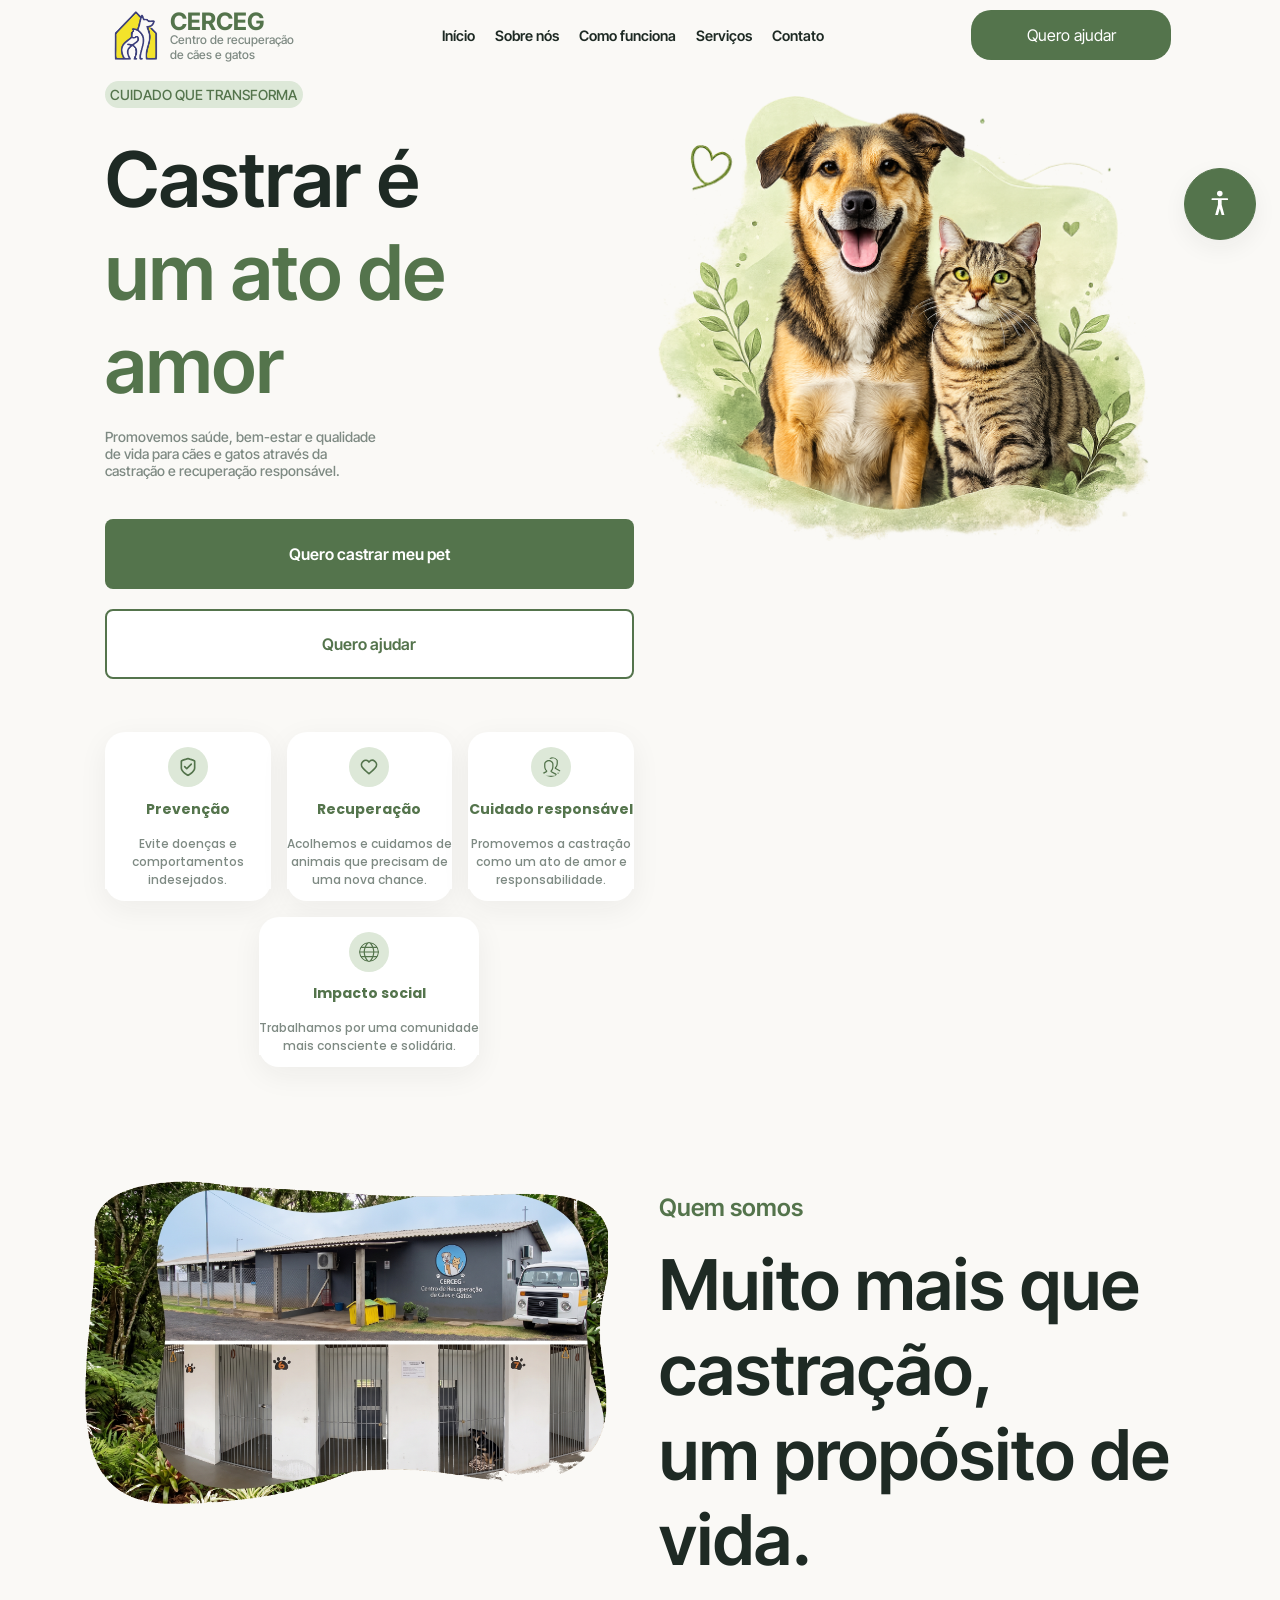
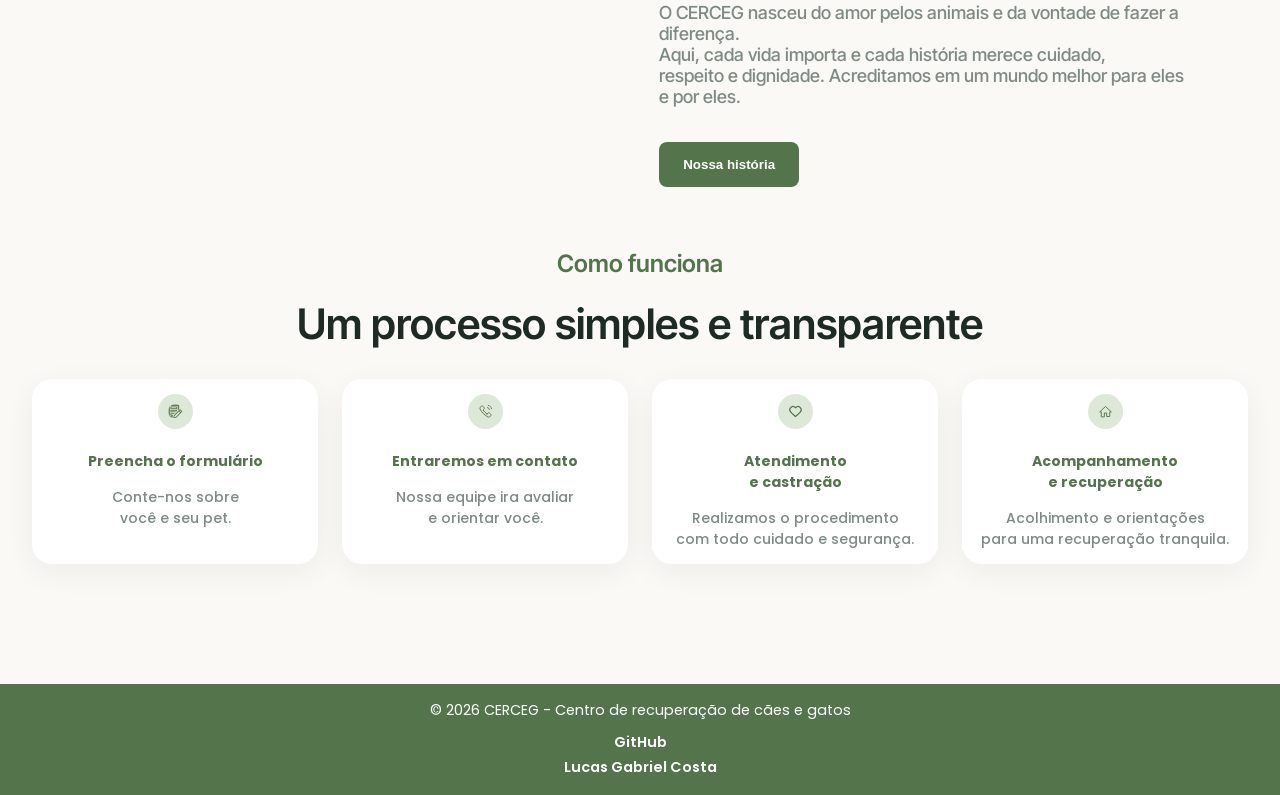
<file: index.html>
<!DOCTYPE html>
<html lang="pt-BR">
<head>
    <meta charset="UTF-8">
    <meta name="viewport" content="width=device-width, initial-scale=1.0">
    <title>CERCEG - Centro e recuperação de cães e gatos</title>
    <link rel="stylesheet" href="css/global.css">
    <link rel="stylesheet" href="css/index.css">
    <link rel="stylesheet" href="components/topbar/topbar.css">
    <link rel="stylesheet" href="components/footer/footer.css">
    <script src="scripts/font-accessibility.js" defer></script>

    <link rel="preconnect" href="https://fonts.googleapis.com">
    <link rel="preconnect" href="https://fonts.gstatic.com" crossorigin>
    
    <link href="https://fonts.googleapis.com/css2?family=Inter+Tight:ital,wght@0,100..900;1,100..900&display=swap" rel="stylesheet">
    <link href="https://fonts.googleapis.com/css2?family=Poppins:wght@400;600&display=swap" rel="stylesheet">
</head>
<body>
    <header>
        <div class="topbar">
            <div class="logo">
                <img src="assets/logo.png" alt="Logo CERCEG">
                <div class="title">
                    <h1>CERCEG</h1>
                    <span class="title-light">Centro de recuperação<br>de cães e gatos</span>
                </div>
            </div>
            <nav>
                <ul>
                    <li><a href="#inicio">Início</a></li>
                    <li><a href="#sobre">Sobre nós</a></li>
                    <li><a href="#como-funciona">Como funciona</a></li>
                    <li><a href="#">Serviços</a></li>
                    <li><a href="#footer">Contato</a></li>
                </ul>
            </nav>
            <a href="help.html" class="btn">Quero ajudar</a>
        </div>
    </header>
    <main>
        <section id="inicio" class="hero">
            <div class="left">
                <p class="tag">CUIDADO QUE TRANSFORMA</p>
                <h1>
                    Castrar é <br>
                    <span>um ato de amor</span>
                </h1>
                <p class="description">Promovemos saúde, bem-estar e qualidade<br>de vida para cães e gatos através da<br>castração e recuperação responsável.</p>
                <div class="btn">
                    <a href="form.html" class="green">
                        Quero castrar meu pet
                    </a>
                    <a href="help.html" class="white">
                        Quero ajudar
                    </a>
                </div>
                <section class="cards">
                    <div class="card">
                        <img src="assets/prevention.svg" alt="Imagem de segurança">
                        <h2>Prevenção</h2>
                        <p>Evite doenças e comportamentos indesejados.</p>
                    </div>
                    <div class="card">
                        <img src="assets/recuperation.svg" alt="Imagem de coração">
                        <h2>Recuperação</h2>
                        <p>Acolhemos e cuidamos de animais que precisam de uma nova chance.</p>
                    </div>
                    <div class="card">
                        <img src="assets/care.svg" alt="Imagem de uma pessoa">
                        <h2>Cuidado responsável</h2>
                        <p>Promovemos a castração como um ato de amor e responsabilidade.</p>
                    </div>
                    <div class="card">
                        <img src="assets/world.svg" alt="Imagem do mundo">
                        <h2>Impacto social</h2>
                        <p>Trabalhamos por uma comunidade mais consciente e solidária.</p>
                    </div>
                </section>
            </div>
            <div class="right">
                <img src="assets/hero-image.png" alt="Imagem de um cachorro e um gato juntos">
            </div>
        </section>
        <section id="sobre" class="about">
            <div class="left">
                <img src="assets/about-image.png" alt="CERCEG Localização">
            </div>
            <div class="right">
                <h2>Quem somos</h2>
                <h3>Muito mais que castração,<br>um propósito de vida.</h3>
                <span class="description">
                    O CERCEG nasceu do amor pelos animais e da vontade
                    de fazer a diferença.<br>Aqui, cada vida importa e cada
                    história merece cuidado,<br>respeito e dignidade.
                    Acreditamos em um mundo melhor para eles e por eles.
                </span>
                <button class="btn">Nossa história</button>
            </div>
        </section>
        <section id="como-funciona" class="how-it-works">
            <h2>Como funciona</h2>
            <h3>Um processo simples e transparente</h3>
            <div class="steps">
                <div class="step">
                    <img src="assets/form.svg" alt="Imagem de um calendário">
                    <h4>Preencha o formulário</h4>
                    <p>Conte-nos sobre<br>você e seu pet.</p>
                </div>
                <div class="step">
                    <img src="assets/telephone.svg" alt="Imagem de um telefone">
                    <h4>Entraremos em contato</h4>
                    <p>Nossa equipe ira avaliar<br>e orientar você.</p>
                </div>
                <div class="step">
                    <img src="assets/recuperation.svg" alt="Imagem de um coração">
                    <h4>Atendimento<br>e castração</h4>
                    <p>Realizamos o procedimento<br>com todo cuidado e segurança.</p>
                </div>
                <div class="step">
                    <img src="assets/house.svg" alt="Imagem de um coração">
                    <h4>Acompanhamento<br>e recuperação</h4>
                    <p>Acolhimento e orientações<br>para uma recuperação tranquila.</p>
                </div>
            </div>
        </section>
    </main>
    <footer id="footer">
        <p>© 2026 CERCEG - Centro de recuperação de cães e gatos</p>
        <a href="https://github.com/rxluk/CERCEG/">GitHub</a>
        <br>
        <a href="https://rxluk.github.io/">Lucas Gabriel Costa</a>
    </footer>
</body>
</html>
</file>
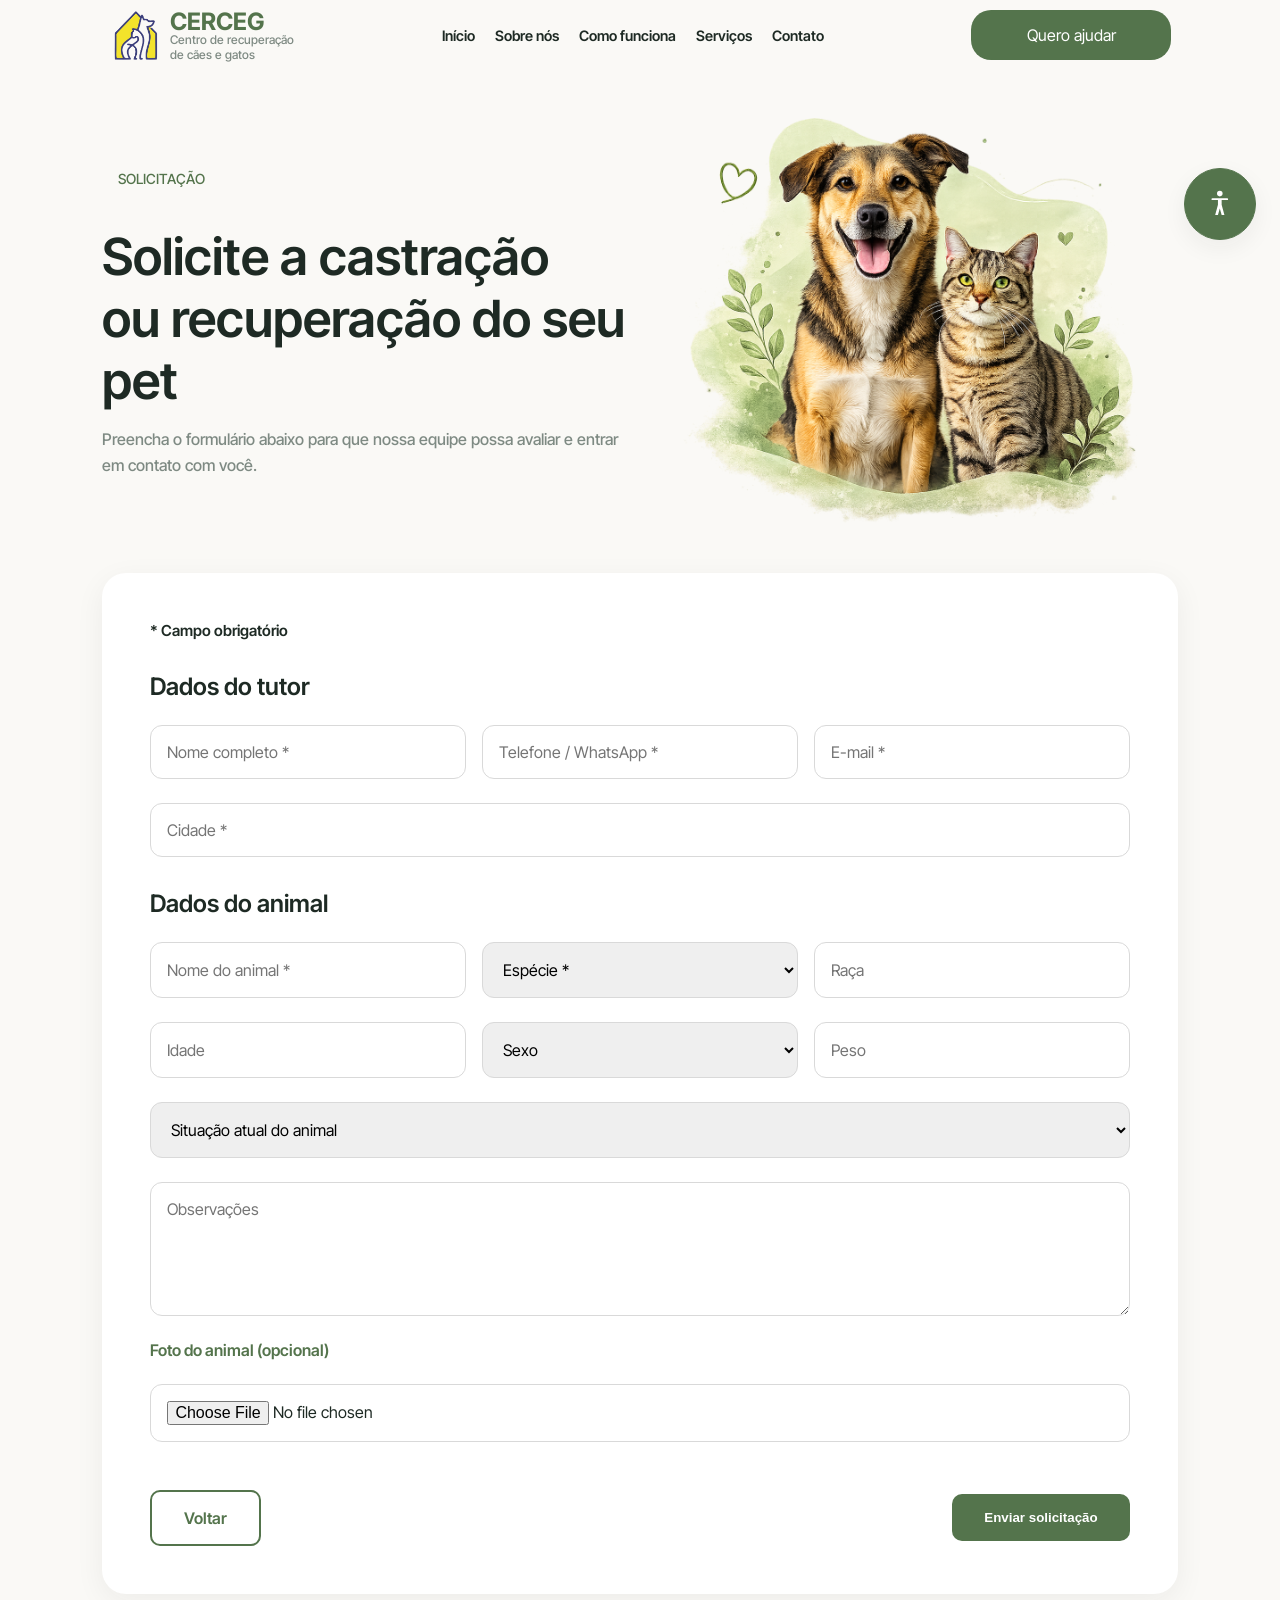
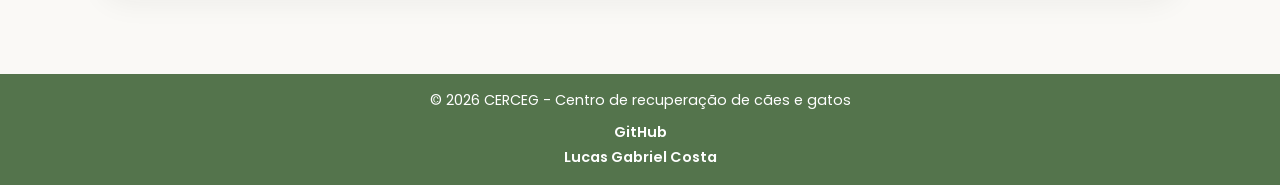
<file: form.html>
<!DOCTYPE html>
<html lang="pt-BR">
<head>
    <meta charset="UTF-8">
    <meta name="viewport" content="width=device-width, initial-scale=1.0">
    <title>Solicitação - CERCEG</title>

    <link rel="stylesheet" href="css/global.css">
    <link rel="stylesheet" href="css/form.css">
    <link rel="stylesheet" href="components/topbar/topbar.css">
    <link rel="stylesheet" href="components/footer/footer.css">
    <script src="scripts/font-accessibility.js" defer></script>

    <link rel="preconnect" href="https://fonts.googleapis.com">
    <link rel="preconnect" href="https://fonts.gstatic.com" crossorigin>

    <link href="https://fonts.googleapis.com/css2?family=Inter+Tight:wght@100..900&display=swap" rel="stylesheet">
    <link href="https://fonts.googleapis.com/css2?family=Poppins:wght@400;600&display=swap" rel="stylesheet">
</head>
<body>

    <header>
        <div class="topbar">
            <div class="logo">
                <img src="assets/logo.png" alt="Logo CERCEG">
                <div class="title">
                    <h1>CERCEG</h1>
                    <span class="title-light">
                        Centro de recuperação<br>
                        de cães e gatos
                    </span>
                </div>
            </div>

            <nav>
                <ul>
                    <li><a href="index.html#inicio">Início</a></li>
                    <li><a href="index.html#sobre">Sobre nós</a></li>
                    <li><a href="index.html#como-funciona">Como funciona</a></li>
                    <li><a href="#">Serviços</a></li>
                    <li><a href="#footer">Contato</a></li>
                </ul>
            </nav>

            <a href="help.html" class="btn">Quero ajudar</a>
        </div>
    </header>

    <main>

        <section class="form-hero">
            <div class="left">
                <p class="tag">SOLICITAÇÃO</p>

                <h2>
                    Solicite a castração<br>
                    ou recuperação do seu pet
                </h2>

                <p class="description">
                    Preencha o formulário abaixo para que nossa equipe
                    possa avaliar e entrar em contato com você.
                </p>
            </div>

            <div class="right">
                <img src="assets/hero-image.png"
                     alt="Cachorro e gato">
            </div>
        </section>


        <section class="form-container">

            <form action="#" method="post">

                <p class="form-note">* Campo obrigatório</p>

                <h3>Dados do tutor</h3>

                <div class="form-row">
                    <input
                        type="text"
                        name="nome"
                        placeholder="Nome completo *"
                        required
                    >

                    <input
                        type="tel"
                        name="telefone"
                        placeholder="Telefone / WhatsApp *"
                        required
                    >

                    <input
                        type="email"
                        name="email"
                        placeholder="E-mail *"
                        required
                    >
                </div>

                <div class="form-row">
                    <input
                        type="text"
                        name="cidade"
                        placeholder="Cidade *"
                        required
                    >
                </div>


                <h3>Dados do animal</h3>

                <div class="form-row">
                    <input
                        type="text"
                        name="pet"
                        placeholder="Nome do animal *"
                        required
                    >

                    <select name="especie" required>
                        <option value="">Espécie *</option>
                        <option>Cachorro</option>
                        <option>Gato</option>
                    </select>

                    <input
                        type="text"
                        name="raca"
                        placeholder="Raça"
                    >
                </div>


                <div class="form-row">
                    <input
                        type="number"
                        name="idade"
                        placeholder="Idade"
                    >

                    <select name="sexo">
                        <option value="">Sexo</option>
                        <option>Macho</option>
                        <option>Fêmea</option>
                    </select>

                    <input
                        type="text"
                        name="peso"
                        placeholder="Peso"
                    >
                </div>


                <div class="form-row">
                    <select name="situacao">
                        <option value="">
                            Situação atual do animal
                        </option>
                        <option>Saudável</option>
                        <option>Ferido</option>
                        <option>Abandonado</option>
                    </select>
                </div>


                <div class="form-row">
                    <textarea
                        name="observacoes"
                        rows="5"
                        placeholder="Observações"
                    ></textarea>
                </div>


                <div class="form-row">
                    <label>
                        Foto do animal (opcional)
                    </label>

                    <input
                        type="file"
                        name="foto"
                        accept="image/*"
                    >
                </div>


                <div class="form-buttons">
                    <a href="index.html" class="back">
                        Voltar
                    </a>

                    <button type="submit">
                        Enviar solicitação
                    </button>
                </div>

            </form>

        </section>

    </main>

    <footer id="footer">
        <p>© 2026 CERCEG - Centro de recuperação de cães e gatos</p>

        <a href="https://github.com/rxluk/CERCEG/">
            GitHub
        </a>
        <br>
        <a href="https://rxluk.github.io/">
            Lucas Gabriel Costa
        </a>
    </footer>

</body>
</html>
</file>
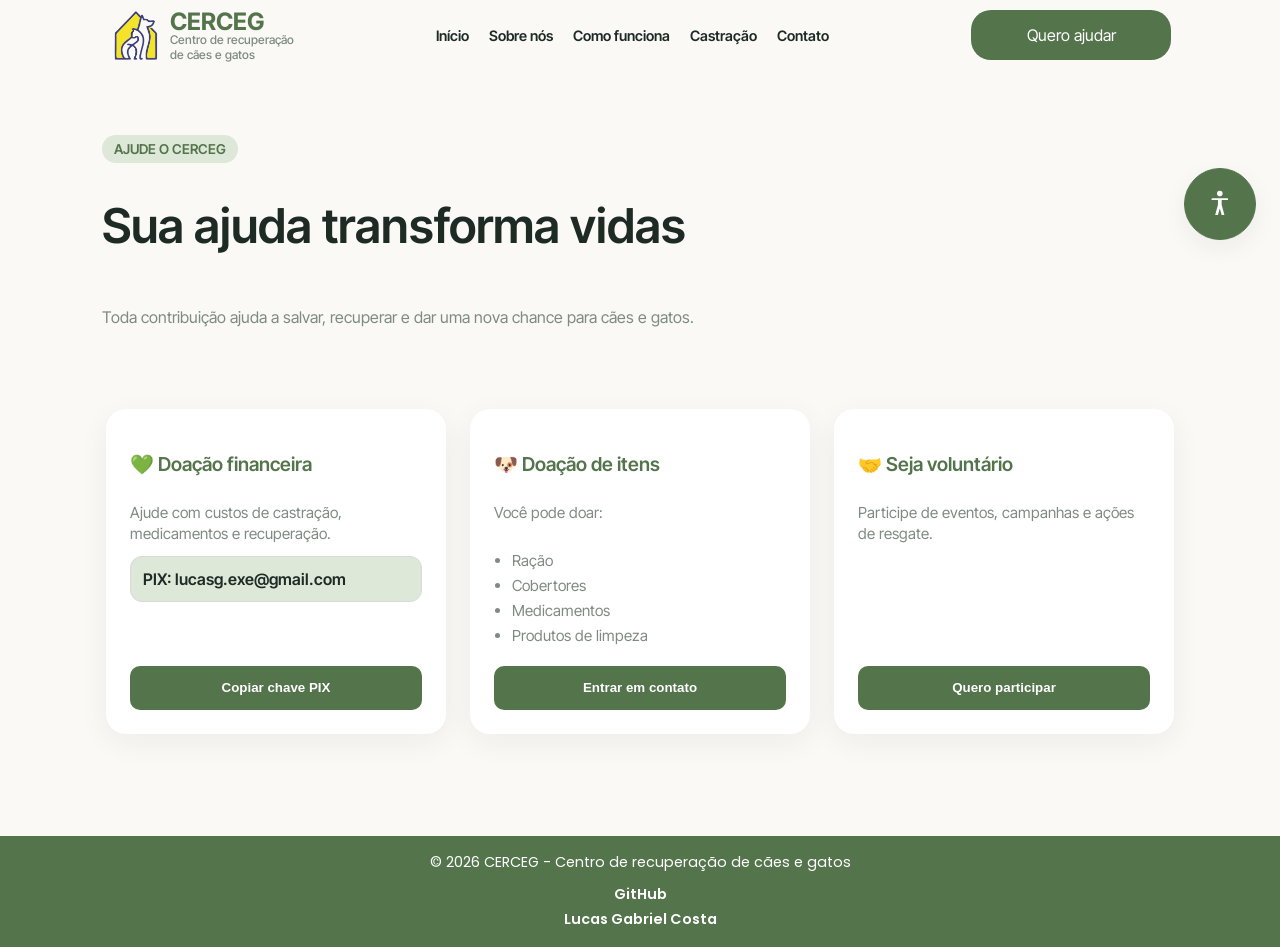
<file: help.html>
<!DOCTYPE html>
<html lang="pt-BR">
<head>
    <meta charset="UTF-8">
    <meta name="viewport" content="width=device-width, initial-scale=1.0">
    <title>Quero ajudar | CERCEG</title>

    <link rel="stylesheet" href="css/global.css">
    <link rel="stylesheet" href="css/help.css">
    <link rel="stylesheet" href="components/topbar/topbar.css">
    <link rel="stylesheet" href="components/footer/footer.css">
    <script src="scripts/font-accessibility.js" defer></script>

    <link rel="preconnect" href="https://fonts.googleapis.com">
    <link rel="preconnect" href="https://fonts.gstatic.com" crossorigin>

    <link href="https://fonts.googleapis.com/css2?family=Inter+Tight:wght@100..900&display=swap" rel="stylesheet">
    <link href="https://fonts.googleapis.com/css2?family=Poppins:wght@400;600&display=swap" rel="stylesheet">
</head>
<body>

<header>
    <div class="topbar">
        <div class="logo">
            <img src="assets/logo.png" alt="Logo CERCEG">
            <div class="title">
                <h1>CERCEG</h1>
                <span class="title-light">
                    Centro de recuperação<br>
                    de cães e gatos
                </span>
            </div>
        </div>

        <nav>
            <ul>
                <li><a href="index.html#inicio">Início</a></li>
                <li><a href="index.html#sobre">Sobre nós</a></li>
                <li><a href="index.html#como-funciona">Como funciona</a></li>
                <li><a href="form.html">Castração</a></li>
                <li><a href="#footer">Contato</a></li>
            </ul>
        </nav>

        <a href="help.html" class="btn">Quero ajudar</a>
    </div>
</header>

<main>

    <section class="help-hero">
        <p class="tag">AJUDE O CERCEG</p>

        <h2>
            Sua ajuda transforma vidas
        </h2>

        <p class="description">
            Toda contribuição ajuda a salvar, recuperar
            e dar uma nova chance para cães e gatos.
        </p>
    </section>

    <section class="help-cards">

        <div class="help-card">
            <h3>💚 Doação financeira</h3>
            <p>
                Ajude com custos de castração,
                medicamentos e recuperação.
            </p>

            <div class="pix-box">
                PIX: lucasg.exe@gmail.com
            </div>

            <button>Copiar chave PIX</button>
        </div>


        <div class="help-card">
            <h3>🐶 Doação de itens</h3>

            <p>Você pode doar:</p>

            <ul>
                <li>Ração</li>
                <li>Cobertores</li>
                <li>Medicamentos</li>
                <li>Produtos de limpeza</li>
            </ul>

            <button>Entrar em contato</button>
        </div>


        <div class="help-card">
            <h3>🤝 Seja voluntário</h3>

            <p>
                Participe de eventos, campanhas
                e ações de resgate.
            </p>

            <button>Quero participar</button>
        </div>

    </section>

</main>

<footer id="footer">
    <p>© 2026 CERCEG - Centro de recuperação de cães e gatos</p>

    <a href="https://github.com/rxluk/CERCEG/">GitHub</a>
    <br>
    <a href="https://rxluk.github.io/">Lucas Gabriel Costa</a>
</footer>

</body>
</html>
</file>
<file: css/global.css>
html {
    scroll-behavior: smooth;
}

:root {
    --bg-color: #faf9f6;
    --surface-color: #ffffff;
    --text-color: #1e2a24;
    --text-muted-color: #7e8a83;
    --primary-color: #54744c;
    --primary-hover-color: #46663f;
    --secondary-surface-color: #dde8d8;
    --border-color: #d9d9d9;
    --focus-color: #1a73e8;
    --shadow-color: rgba(30, 42, 36, 0.06);
    --font-scale: 1;
}

.high-contrast {
    --bg-color: #000000;
    --surface-color: #000000;
    --text-color: #ffffff;
    --text-muted-color: #f2f2f2;
    --primary-color: #ffff00;
    --primary-hover-color: #ffd700;
    --secondary-surface-color: #1a1a1a;
    --border-color: #ffffff;
    --focus-color: #00ffff;
    --shadow-color: rgba(255, 255, 255, 0.2);
}

* {
    box-sizing: border-box;
}

body {
    margin: 0;
    padding: 0;
    overflow-x: hidden;

    background-color: var(--bg-color);

    font-family: "Inter Tight", sans-serif;
    font-optical-sizing: auto;
    color: var(--text-color);
}

a:visited,
a:active {
    text-decoration: underline;
    text-underline-offset: 0.18em;
    text-decoration-thickness: 0.12em;
}

body.text-spacing p,
body.text-spacing li,
body.text-spacing a,
body.text-spacing h1,
body.text-spacing h2,
body.text-spacing h3,
body.text-spacing h4,
body.text-spacing h5,
body.text-spacing h6,
body.text-spacing span,
body.text-spacing button,
body.text-spacing label,
body.text-spacing input,
body.text-spacing select,
body.text-spacing textarea {
    line-height: 1.5;
    letter-spacing: 0.12em;
    word-spacing: 0.16em;
    overflow-wrap: anywhere;
    hyphens: auto;
}

body.text-spacing p {
    margin-bottom: 2em;
}

.accessibility-menu {
    position: fixed;
    right: 24px;
    top: calc(70px + 16px);
    z-index: 1100;

    display: flex;
    flex-direction: column-reverse;
    align-items: flex-end;
    gap: 0.75rem;

    max-width: calc(100vw - 2rem);
}

.accessibility-menu__trigger {
    display: inline-flex;
    align-items: center;
    justify-content: center;

    width: 4.5rem;
    height: 4.5rem;
    padding: 0;

    border: 1px solid var(--primary-color);
    border-radius: 999px;
    background-color: var(--primary-color);
    color: var(--surface-color);

    font-family: "Poppins", sans-serif;
    font-size: 2rem;
    font-weight: 700;
    line-height: 1;

    cursor: pointer;
    box-shadow: 0 8px 24px var(--shadow-color);
    transition: transform 0.18s ease, background-color 0.18s ease, box-shadow 0.18s ease;
}

.accessibility-menu__icon {
    display: block;
    width: 1.85rem;
    height: 1.85rem;
    color: inherit;
    fill: currentColor;
}

.accessibility-menu__trigger:hover {
    background-color: var(--primary-hover-color);
    transform: translateY(-1px);
    box-shadow: 0 10px 28px var(--shadow-color);
}

.a11y-menu {
    display: flex;
    align-items: center;
    flex-wrap: wrap;
    gap: 0.5rem;

    max-width: calc(100vw - 2rem);
    padding: 0.75rem 1rem;

    background-color: var(--surface-color);
    color: var(--text-color);
    border: 1px solid var(--border-color);
    border-radius: 999px;
    box-shadow: 0 8px 30px var(--shadow-color);

    opacity: 0;
    transform: translateY(0.5rem) scale(0.98);
    visibility: hidden;
    pointer-events: none;

    transition: opacity 0.18s ease, transform 0.18s ease, visibility 0.18s ease;
}

.accessibility-menu--open .a11y-menu {
    opacity: 1;
    transform: translateY(0) scale(1);
    visibility: visible;
    pointer-events: auto;
}

.a11y-menu__label {
    font-family: "Poppins", sans-serif;
    font-size: calc(0.875rem * var(--font-scale));
    font-weight: 600;
    color: var(--text-color);
}

.a11y-menu__button {
    display: inline-flex;
    align-items: center;
    justify-content: center;

    min-width: 2.75rem;
    min-height: 2.75rem;
    padding: 0 0.9rem;

    border: 1px solid var(--primary-color);
    border-radius: 999px;
    background-color: var(--surface-color);
    color: var(--primary-color);

    font-family: "Poppins", sans-serif;
    font-size: calc(0.875rem * var(--font-scale));
    font-weight: 700;

    cursor: pointer;
}

.a11y-menu__button.is-active {
    background-color: var(--primary-color);
    color: var(--surface-color);
}

.a11y-menu__button:hover {
    background-color: var(--secondary-surface-color);
}

.a11y-menu__button:disabled {
    opacity: 0.45;
    cursor: not-allowed;
}

:where(a, button, input, select, textarea, summary, [role="button"], [tabindex]:not([tabindex="-1"])):focus,
:where(a, button, input, select, textarea, summary, [role="button"], [tabindex]:not([tabindex="-1"])):focus-visible {
    outline: 3px solid var(--focus-color);
    outline-offset: 3px;
}

@media (max-width: 768px) {
    .accessibility-menu {
        right: 16px;
        top: calc(70px + 12px);
        left: 0.75rem;
        align-items: flex-end;
    }

    .accessibility-menu__trigger {
        width: 3.875rem;
        height: 3.875rem;
        font-size: 1.7rem;
    }

    .accessibility-menu__icon {
        width: 1.65rem;
        height: 1.65rem;
    }

    .a11y-menu {
        justify-content: center;
        border-radius: 1rem;
        width: 100%;
    }
}
</file>
<file: css/index.css>
.hero {
    display: flex;
    align-items: stretch;
    flex-wrap: wrap;
    width: 100%;
    margin: 0 auto;
    padding: 0 2rem;
}

.hero .left,
.hero .right {
    flex: 1;
    min-width: 0;
    width: 100%;
}

.hero .left {
    display: flex;
    flex-direction: column;
    align-items: flex-start;
    margin-left: 6%;
    margin-bottom: 5%;
}

.hero .right {
    display: flex;
    justify-content: center;
    align-items: flex-start;
    margin-right: 7%;
}

.hero img {
    margin-top: 5%;
    width: 100%;
    max-width: 95%;
    height: auto;
    object-fit: contain;
}

.hero .left .tag {
    display: inline-flex;
    align-items: center;
    padding: 1%;

    color: var(--primary-color);
    background-color: var(--secondary-surface-color);

    font-size: calc(0.875rem * var(--font-scale));
    font-weight: 500;

    border-radius: 1.25rem;
    margin-top: 2%;
}

.hero .left h1 {
    margin-top: 2%;

    color: var(--text-color);
    font-size: calc(clamp(1rem, 6vw, 5rem) * var(--font-scale));
    font-weight: 600;
    max-width: 100%;
    overflow-wrap: anywhere;
}

.hero .left h1 span {
    color: var(--primary-color);
}

.hero .left .description {
    margin-top: 3%;

    color: var(--text-muted-color);
    font-size: calc(0.875rem * var(--font-scale));
    font-weight: 500;
    text-align: left;
    max-width: 70ch;
}

.hero .left .btn {
    display: flex;
    flex-wrap: wrap;
    gap: 1.25rem;
    width: 100%;
    margin-top: 5%;
}

.hero .left .btn .green,
.hero .left .btn .white {
    display: flex;
    justify-content: center;
    align-items: center;
    text-decoration: none;

    flex: 1 1 20rem;
    min-width: 14rem;
    min-height: 4.375rem;
    height: auto;
    padding: 0.9rem 1rem;

    font-weight: 600;
    border-radius: 0.5rem;
    cursor: pointer;
    overflow-wrap: anywhere;
}

.hero .left .btn .green {
    background-color: var(--primary-color);
    color: var(--surface-color);
    border: none;
}

.hero .left .btn .white {
    background-color: var(--surface-color);
    color: var(--primary-color);
    border: 2px solid var(--primary-color);
}

.cards {
    display: flex;
    flex-wrap: wrap;
    justify-content: center;
    gap: 1rem;

    margin: 10% 0;
}

.card {
    flex: 1 1 160px;
    min-width: 140px;
    max-width: 220px;

    text-align: center;
    background-color: var(--surface-color);
    border-radius: 20px;

    box-shadow: 0 8px 30px var(--shadow-color);
}

.card img {
    display: block;
    margin: 15px auto 0 auto;

    width: 40px;
    height: 40px;
    padding: 10px;

    object-fit: contain;

    background-color: var(--secondary-surface-color);
    border-radius: 50%;
}

.card h2 {
    margin-bottom: 15px;

    color: var(--primary-color);
    font-family: "Poppins", sans-serif;
    font-size: calc(14px * var(--font-scale));
    font-weight: 700;

    background-color: var(--surface-color);
}

.card p {
    color: var(--text-muted-color);
    font-family: "Poppins", sans-serif;
    font-size: calc(12px * var(--font-scale));
    font-weight: 500;
    text-align: center;
    max-width: 100%;
    line-height: 1.5;

    background-color: var(--surface-color);
}

.about {
    display: flex;
    align-items: stretch;
    flex-wrap: wrap;
}

.about .left,
.about .right {
    flex: 1;
}

.about .left {
    margin-left: 6%;
    margin-bottom: 5%;
}

.about .left img {
    max-width: 100%;
    height: auto;
    padding-bottom: 70px;
}

.about .right {
    display: flex;
    flex-direction: column;
    align-items: flex-start;

    margin-left: 4%;
    margin-right: 7%;
}

.about .right h2 {
    margin: 12px 0 20px;

    color: var(--primary-color);
    font-size: calc(24px * var(--font-scale));
    font-weight: 600;
}

.about .right h3 {
    margin: 0 0 20px;

    color: var(--text-color);
    font-size: calc(70px * var(--font-scale));
    font-weight: 600;
    max-width: 100%;
    overflow-wrap: anywhere;
}

.about .right span {
    margin-bottom: 20px;

    color: var(--text-muted-color);
    font-size: calc(18px * var(--font-scale));
    font-weight: 500;
    text-align: left;
    max-width: 70ch;
}

.about .right .btn {
    margin: 15px 0 50px;

    min-height: 45px;
    height: auto;
    padding: 0 24px;

    border: none;
    border-radius: 8px;

    background-color: var(--primary-color);
    color: var(--surface-color);

    cursor: pointer;
    font-weight: 600;
}

.how-it-works {
    display: flex;
    flex-direction: column;
    align-items: center;
}

.how-it-works h2 {
    margin: 12px 0 20px;

    color: var(--primary-color);
    font-size: calc(24px * var(--font-scale));
    font-weight: 600;
}

.how-it-works h3 {
    margin: 0 0 30px;

    color: var(--text-color);
    font-size: calc(42px * var(--font-scale));
    font-weight: 600;
    max-width: 100%;
    overflow-wrap: anywhere;
}

.how-it-works .steps {
    display: flex;
    flex-wrap: wrap;
    justify-content: center;
    gap: 1.5rem;

    width: 100%;
    padding: 0 2rem 120px;
}

.how-it-works .step {
    flex: 1 1 260px;
    min-width: 220px;
    max-width: 300px;

    text-align: center;
    background-color: var(--surface-color);
    border-radius: 20px;

    box-shadow: 0 8px 30px var(--shadow-color);
}

.how-it-works .step img {
    margin-top: 15px;
    padding: 10px;

    height: 35px;

    background-color: var(--secondary-surface-color);
    border-radius: 50%;
}

.how-it-works .step h4 {
    margin-bottom: 15px;

    color: var(--primary-color);
    font-family: "Poppins", sans-serif;
    font-size: calc(14px * var(--font-scale));
    font-weight: 700;

    background-color: var(--surface-color);
}

.how-it-works .step p {
    color: var(--text-muted-color);
    font-family: "Poppins", sans-serif;
    font-size: calc(14px * var(--font-scale));
    font-weight: 500;

    background-color: var(--surface-color);
}

@media (max-width: 768px) {
    .hero,
    .about {
        flex-direction: column;
        padding: 0 1rem;
    }

    .hero .left,
    .hero .right,
    .about .left,
    .about .right {
        margin-left: 0;
        margin-right: 0;
        width: 100%;
    }

    .hero .left .btn {
        flex-direction: column;
    }

    .hero .left .btn .green,
    .hero .left .btn .white {
        width: 100%;
        min-width: 0;
    }

    .cards,
    .how-it-works .steps {
        padding-left: 1rem;
        padding-right: 1rem;
    }

    .card,
    .how-it-works .step {
        max-width: 100%;
        width: 100%;
    }

    .about .left img {
        padding-bottom: 1.5rem;
    }

    .about .right h3,
    .how-it-works h3 {
        font-size: clamp(2rem, 10vw, 3rem);
    }
}
</file>
<file: components/topbar/topbar.css>
.topbar {
    display: flex;
    justify-content: space-between;
    align-items: center;
    flex-wrap: wrap;
    gap: 1rem;

    width: 100%;
    min-height: 70px;
    height: auto;

    padding: 5px 2rem;
    box-sizing: border-box;
}

.topbar .logo {
    display: flex;
    align-items: center;
    gap: 10px;
}

.topbar img {
    height: 50px;
    margin-left: clamp(1rem, 6vw, 120px);
}

.topbar ul {
    display: flex;
    flex-wrap: wrap;
    list-style: none;
    gap: 20px; /* mantém igual */
    padding: 0;
    margin: 0;
}

.topbar ul li a {
    text-decoration: none;
    color: var(--text-color);
    font-weight: 600;
    font-size: clamp(0.9rem, 1vw, 1rem);
}

.topbar .btn {
    display: inline-flex;
    align-items: center;
    justify-content: center;

    background-color: var(--primary-color);
    color: var(--surface-color);
    text-decoration: none;

    border: none;
    padding: 10px 20px;
    cursor: pointer;
    border-radius: 20px;

    min-height: 50px;
    height: auto;
    width: clamp(160px, 18vw, 200px);

    margin-right: clamp(1rem, 6vw, 120px);

    transition: 0.2s ease;
}

.topbar .btn:hover {
    background-color: var(--primary-hover-color);
    transform: translateY(-1px);
}

h1 {
    color: var(--primary-color);
    font-size: calc(24px * var(--font-scale));
    margin: 0;
}

.title-light {
    margin-top: -4px;
    display: inline-block;
    font-weight: 500;
    font-size: calc(12px * var(--font-scale));
    color: var(--text-muted-color);
}
</file>
<file: components/footer/footer.css>
footer {
    background-color: var(--primary-color);
    color: var(--surface-color);
    text-align: center;
    padding: 1rem 1rem; /* antes 2rem */
    font-family: 'Poppins', sans-serif;
}

footer p {
    margin: 0 0 0.5rem 0;
    background: transparent;
    font-size: calc(0.9rem * var(--font-scale));
}

footer a {
    color: var(--surface-color);
    text-decoration: none;
    margin: 0 0.5rem;
    background: transparent;
    font-weight: 600;
    font-size: calc(0.9rem * var(--font-scale));
}

footer a:hover {
    text-decoration: underline;
}
</file>
<file: css/form.css>
.form-hero {
    display: flex;
    align-items: center;
    justify-content: space-between;
    flex-wrap: wrap;

    width: 100%;
    padding: 3rem 8%;
    box-sizing: border-box;
}

.form-hero .left,
.form-hero .right {
    flex: 1;
}

.form-hero .tag {
    display: inline-flex;
    align-items: center;

    padding: 0.5rem 1rem;

    font-size: calc(0.875rem * var(--font-scale));
    color: var(--primary-color);

    border-radius: 1.25rem;
    font-weight: 500;
}

.form-hero h2 {
    margin: 1rem 0;

    color: var(--text-color);
    font-size: calc(clamp(2rem, 4vw, 4rem) * var(--font-scale));
    font-weight: 600;
    max-width: 100%;
    overflow-wrap: anywhere;
}

.form-hero .description {
    color: var(--text-muted-color);
    font-size: calc(1rem * var(--font-scale));
    font-weight: 500;
    line-height: 1.6;
    text-align: left;
    max-width: 70ch;
}

.form-hero .right {
    display: flex;
    justify-content: center;
}

.form-hero .right img {
    max-width: 85%;
    height: auto;
}

.form-container {
    width: 100%;
    padding: 0 8% 5rem;
    box-sizing: border-box;
}

.form-container form {
    background-color: var(--surface-color);

    padding: 3rem;

    border-radius: 24px;

    box-shadow: 0 8px 30px var(--shadow-color);
}

.form-note {
    margin: 0 0 1rem;
    color: var(--text-color);
    font-size: calc(0.95rem * var(--font-scale));
    font-weight: 600;
}

.form-container h3 {
    color: var(--text-color);
    font-size: calc(1.5rem * var(--font-scale));
    font-weight: 600;

    margin-bottom: 1.5rem;
    margin-top: 2rem;
}

.form-container h3:first-child {
    margin-top: 0;
}

.form-row {
    display: flex;
    flex-wrap: wrap;
    gap: 1rem;

    margin-bottom: 1.5rem;
}

.form-row input,
.form-row select,
.form-row textarea {
    flex: 1 1 250px;
    min-width: 0;
    width: 100%;

    padding: 1rem;

    border: 1px solid var(--border-color);
    border-radius: 12px;

    font-family: "Inter Tight", sans-serif;
    font-size: 1rem;
}

.form-row textarea {
    resize: vertical;
    min-height: 120px;
}

.form-row input:focus,
.form-row select:focus,
.form-row textarea:focus {
    border-color: var(--primary-color);
    outline: 3px solid var(--focus-color);
    outline-offset: 2px;
}

.form-row label {
    width: 100%;
    margin-bottom: 0.5rem;

    color: var(--primary-color);
    font-weight: 600;
}

.form-buttons {
    display: flex;
    justify-content: space-between;
    align-items: center;
    flex-wrap: wrap;
    gap: 1rem;

    margin-top: 3rem;
}

.form-buttons .back {
    text-decoration: none;

    padding: 1rem 2rem;

    border: 2px solid var(--primary-color);
    border-radius: 10px;

    color: var(--primary-color);
    font-weight: 600;

    transition: 0.2s;
}

.form-buttons .back:hover {
    background-color: var(--primary-color);
    color: var(--surface-color);
}

.form-buttons button {
    border: none;

    padding: 1rem 2rem;

    border-radius: 10px;

    background-color: var(--primary-color);
    color: var(--surface-color);

    font-weight: 600;
    cursor: pointer;

    transition: 0.2s;
}

.form-buttons button:hover {
    background-color: var(--primary-hover-color);
}

@media (max-width: 768px) {
    .form-hero {
        flex-direction: column;
        padding: 2rem 1rem;
    }

    .form-hero .left,
    .form-hero .right,
    .form-container {
        width: 100%;
    }

    .form-hero .right img {
        max-width: 100%;
    }

    .form-container {
        padding: 0 1rem 3rem;
    }

    .form-container form {
        padding: 1.25rem;
    }

    .form-buttons {
        flex-direction: column;
        align-items: stretch;
    }

    .form-buttons .back,
    .form-buttons button {
        width: 100%;
    }
}
</file>
<file: css/help.css>
.help-hero {
    display: flex;
    flex-direction: column;
    align-items: flex-start;

    padding: 4% 8% 2% 8%;
}

.help-hero .tag {
    display: inline-flex;
    align-items: center;

    padding: 6px 12px;
    border-radius: 20px;

    background-color: var(--secondary-surface-color);
    color: var(--primary-color);

    font-size: calc(0.85rem * var(--font-scale));
    font-weight: 600;
}

.help-hero h2 {
    margin-top: 20px;

    font-size: calc(clamp(1.8rem, 4vw, 3rem) * var(--font-scale));
    font-weight: 600;

    color: var(--text-color);
    max-width: 100%;
    overflow-wrap: anywhere;
}

.help-hero .description {
    margin-top: 10px;

    font-size: calc(1rem * var(--font-scale));
    color: var(--text-muted-color);

    line-height: 1.5;
    text-align: left;
    max-width: 70ch;
}

.help-cards {
    display: flex;
    flex-wrap: wrap;
    justify-content: center;

    gap: 1.5rem;

    padding: 3% 6% 8% 6%;
}

.help-card {
    flex: 1 1 280px;
    max-width: 340px;

    background-color: var(--surface-color);
    border-radius: 20px;

    padding: 24px;

    box-shadow: 0 8px 30px var(--shadow-color);

    display: flex;
    flex-direction: column;
    justify-content: space-between;

    transition: transform 0.2s ease, box-shadow 0.2s ease;
}

.help-card:hover {
    transform: translateY(-5px);
    box-shadow: 0 12px 40px var(--shadow-color);
}

.help-card h3 {
    font-size: calc(1.2rem * var(--font-scale));
    font-weight: 600;

    color: var(--primary-color);

    margin-bottom: 10px;
}

.help-card p {
    color: var(--text-muted-color);
    font-size: calc(0.95rem * var(--font-scale));
    line-height: 1.4;
    text-align: left;
    max-width: 70ch;
    overflow-wrap: anywhere;

    margin-bottom: 12px;
}

.help-card ul {
    padding-left: 18px;
    margin-bottom: 15px;
}

.help-card ul li {
    color: var(--text-muted-color);
    font-size: calc(0.95rem * var(--font-scale));
    margin-bottom: 6px;
    text-align: left;
}

.pix-box {
    background-color: var(--secondary-surface-color);

    padding: 12px;
    border-radius: 12px;

    font-weight: 600;
    color: var(--text-color);
    text-align: left;
    overflow-wrap: anywhere;

    margin-bottom: 12px;

    border: 1px solid var(--border-color);
}

.help-card button {
    margin-top: auto;

    height: 44px;

    border: none;
    border-radius: 10px;

    background-color: var(--primary-color);
    color: var(--surface-color);

    font-weight: 600;

    cursor: pointer;

    transition: 0.2s ease;
}

.help-card button:hover {
    background-color: var(--primary-hover-color);
    transform: translateY(-2px);
}

@media (max-width: 768px) {
    .help-hero {
        padding: 3rem 1rem 1rem;
    }

    .help-cards {
        padding: 1.5rem 1rem 3rem;
    }

    .help-card {
        max-width: 100%;
        width: 100%;
    }
}
</file>
